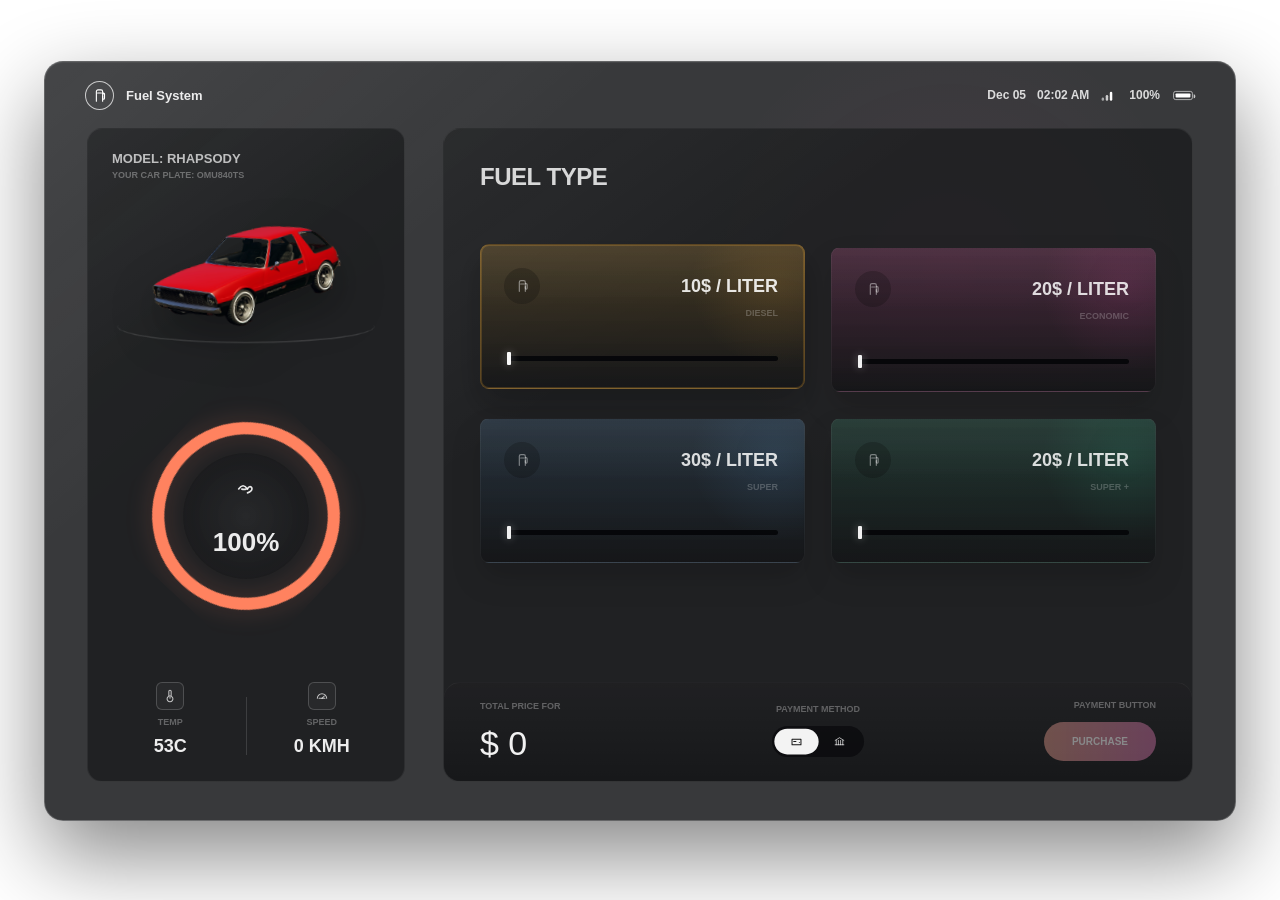
<file: html/preview-browser.html>
﻿<!doctype html>
<html lang="en">
    <head>
        <meta charset="UTF-8" />
        <meta name="viewport" content="width=device-width, initial-scale=1.0" />
        <link rel="stylesheet" href="style.css" />
        <script type="module" src="translations.js"></script>
        <script type="module" src="app.js"></script>
        <title>QBCore Fuel</title>
    </head>
    <body>
        <main class="fuel-shell" aria-label="Fuel system purchase panel">
            <div class="fuel-window">
            <header class="fuel-topbar">
                <div class="brand-lockup">
                    <span class="brand-icon" aria-hidden="true">
                        <svg viewBox="0 0 24 24" focusable="false">
                            <path d="M7 21V5.5A2.5 2.5 0 0 1 9.5 3h5A2.5 2.5 0 0 1 17 5.5V21" />
                            <path d="M9 8h6" />
                            <path d="M17 8h1.3c.9 0 1.7.7 1.7 1.7v6.8c0 .8-.7 1.5-1.5 1.5S17 17.3 17 16.5V13" />
                            <path d="M20 10.5l-2-2" />
                        </svg>
                    </span>
                    <h1>Fuel System</h1>
                </div>
                <div class="system-status">
                    <span id="fuel-date">Nov. 15</span>
                    <span id="fuel-time">14:42 PM</span>
                    <span class="signal" aria-hidden="true"><i></i><i></i><i></i></span>
                    <span>100%</span>
                    <span class="battery" aria-hidden="true"></span>
                </div>
            </header>

            <section class="fuel-layout">
                <aside class="vehicle-panel" aria-label="Vehicle fuel status">
                    <div class="vehicle-meta">
                        <p>MODEL: <strong id="vehicle-model">BALLER4</strong></p>
                        <span>YOUR CAR PLATE: <strong id="vehicle-plate">45WDM340</strong></span>
                    </div>

                    <div class="vehicle-stage" aria-hidden="true">
                        <img id="vehicle-image" class="vehicle-image" src="assets/vehicles/baller4.png" alt="" />
                        <div class="stage-arc"></div>
                    </div>

                    <div class="gauge-wrap">
                        <div class="fuel-gauge progress" data-value="0" data-max="100" data-min="0" role="progressbar" aria-valuemin="0" aria-valuemax="100" aria-valuenow="0">
                            <svg viewBox="0 0 140 140" focusable="false">
                                <circle class="gauge-track" cx="70" cy="70" r="58"></circle>
                                <circle class="gauge-fill" cx="70" cy="70" r="58"></circle>
                            </svg>
                            <div class="gauge-center">
                                <svg viewBox="0 0 24 24" aria-hidden="true" focusable="false">
                                    <path d="M4 13c3.2-4.6 6.4-4.6 9.6 0" />
                                    <path d="M13.6 13c.7-1.4 1.5-2.2 2.4-2.4 1.4-.2 2.5.9 2.5 2.3 0 2-2 3.5-4.9 4.4" />
                                    <path d="M7.5 13.2c1.5.5 3 .5 4.5 0" />
                                </svg>
                                <strong id="fuel-percent">0%</strong>
                            </div>
                        </div>
                    </div>

                    <div class="vehicle-stats">
                        <div class="stat">
                            <span class="stat-icon" aria-hidden="true">
                                <svg viewBox="0 0 24 24" focusable="false">
                                    <path d="M14 4a2 2 0 0 0-4 0v8.3a5 5 0 1 0 4 0V4z" />
                                    <path d="M12 16v-5" />
                                </svg>
                            </span>
                            <small>TEMP</small>
                            <strong><span id="engine-temp">96</span>C</strong>
                        </div>
                        <span class="stat-divider" aria-hidden="true"></span>
                        <div class="stat">
                            <span class="stat-icon" aria-hidden="true">
                                <svg viewBox="0 0 24 24" focusable="false">
                                    <path d="M4 16a8 8 0 1 1 16 0" />
                                    <path d="M12 16l4-4" />
                                    <path d="M7 16h10" />
                                </svg>
                            </span>
                            <small>SPEED</small>
                            <strong><span id="vehicle-speed">135</span> KMH</strong>
                        </div>
                    </div>
                </aside>

                <section class="purchase-panel" aria-label="Fuel purchase controls">
                    <h2>FUEL TYPE</h2>

                    <form aria-label="Fuel purchase form">
                        <div class="fuel-grid" role="radiogroup" aria-label="Fuel type and amount presets">
                            <button class="fuel-card active" type="button" data-fuel-type="diesel" data-price-multiplier="1" data-fill="70">
                                <span class="card-icon" aria-hidden="true">
                                    <svg viewBox="0 0 24 24" focusable="false">
                                        <path d="M8 20V6.5A2.5 2.5 0 0 1 10.5 4h4A2.5 2.5 0 0 1 17 6.5V20" />
                                        <path d="M10 9h5" />
                                        <path d="M17 8.5h1.2c.8 0 1.5.7 1.5 1.5v5.5c0 .7-.6 1.3-1.3 1.3S17 16.2 17 15.5V13" />
                                    </svg>
                                </span>
                                <span class="price"><span data-rate>10</span>$ / LITER</span>
                                <span class="type">DIESEL</span>
                                <span class="fuel-slider"><i></i></span>
                            </button>

                            <button class="fuel-card economic" type="button" data-fuel-type="economic" data-price-multiplier="2" data-fill="38">
                                <span class="card-icon" aria-hidden="true">
                                    <svg viewBox="0 0 24 24" focusable="false">
                                        <path d="M8 20V6.5A2.5 2.5 0 0 1 10.5 4h4A2.5 2.5 0 0 1 17 6.5V20" />
                                        <path d="M10 9h5" />
                                        <path d="M17 8.5h1.2c.8 0 1.5.7 1.5 1.5v5.5c0 .7-.6 1.3-1.3 1.3S17 16.2 17 15.5V13" />
                                    </svg>
                                </span>
                                <span class="price"><span data-rate>20</span>$ / LITER</span>
                                <span class="type">ECONOMIC</span>
                                <span class="fuel-slider"><i></i></span>
                            </button>

                            <button class="fuel-card super" type="button" data-fuel-type="super" data-price-multiplier="3" data-fill="52">
                                <span class="card-icon" aria-hidden="true">
                                    <svg viewBox="0 0 24 24" focusable="false">
                                        <path d="M8 20V6.5A2.5 2.5 0 0 1 10.5 4h4A2.5 2.5 0 0 1 17 6.5V20" />
                                        <path d="M10 9h5" />
                                        <path d="M17 8.5h1.2c.8 0 1.5.7 1.5 1.5v5.5c0 .7-.6 1.3-1.3 1.3S17 16.2 17 15.5V13" />
                                    </svg>
                                </span>
                                <span class="price"><span data-rate>30</span>$ / LITER</span>
                                <span class="type">SUPER</span>
                                <span class="fuel-slider"><i></i></span>
                            </button>

                            <button class="fuel-card super-plus" type="button" data-fuel-type="super-plus" data-price-multiplier="2" data-fill="44">
                                <span class="card-icon" aria-hidden="true">
                                    <svg viewBox="0 0 24 24" focusable="false">
                                        <path d="M8 20V6.5A2.5 2.5 0 0 1 10.5 4h4A2.5 2.5 0 0 1 17 6.5V20" />
                                        <path d="M10 9h5" />
                                        <path d="M17 8.5h1.2c.8 0 1.5.7 1.5 1.5v5.5c0 .7-.6 1.3-1.3 1.3S17 16.2 17 15.5V13" />
                                    </svg>
                                </span>
                                <span class="price"><span data-rate>20</span>$ / LITER</span>
                                <span class="type">SUPER +</span>
                                <span class="fuel-slider"><i></i></span>
                            </button>
                        </div>

                        <div class="manual-controls">
                            <label for="liter">Liters</label>
                            <input min="0" max="50" step="1" type="number" id="liter" name="liter" value="0" placeholder="0" />
                            <label for="price">Price</label>
                            <input min="0" step="1" type="number" id="price" name="price" value="0" placeholder="0" />
                        </div>

                        <footer class="payment-bar">
                            <div class="total-box">
                                <small>TOTAL PRICE FOR</small>
                                <strong>$ <span id="total-price">0</span></strong>
                            </div>
                            <div class="payment-method">
                                <small>PAYMENT METHOD</small>
                                <div class="method-toggle" aria-label="Payment method">
                                    <button type="button" class="method active" data-method="cash" aria-label="Cash payment">
                                        <svg viewBox="0 0 24 24" focusable="false">
                                            <path d="M4 8h16v10H4z" />
                                            <path d="M7 12h4" />
                                            <path d="M17 14h.01" />
                                        </svg>
                                    </button>
                                    <button type="button" class="method" data-method="bank" aria-label="Bank payment">
                                        <svg viewBox="0 0 24 24" focusable="false">
                                            <path d="M4 10l8-5 8 5" />
                                            <path d="M6 10v8" />
                                            <path d="M10 10v8" />
                                            <path d="M14 10v8" />
                                            <path d="M18 10v8" />
                                            <path d="M4 18h16" />
                                        </svg>
                                    </button>
                                </div>
                            </div>
                            <div class="purchase-box">
                                <small>PAYMENT BUTTON</small>
                                <button class="purchase-button" type="submit">PURCHASE</button>
                            </div>
                        </footer>
                    </form>
                </section>
            </section>
            </div>
        </main>
            <script type="module">
            setTimeout(() => {
                window.postMessage({
                    action: "show",
                    price: 10,
                    fuelTypes: { diesel: 1, economic: 2, super: 3, "super-plus": 2 },
                    currentFuel: 100,
                    vehicle: { model: "RHAPSODY", imageModel: "rhapsody", plate: "OMU840TS", speed: 0, engineTemperature: 53 }
                }, "*");
            }, 450);
        </script>
    </body>
</html>
</file>
<file: html/style.css>
:root {
    --bg: #08090b;
    --panel: rgba(18, 19, 22, 0.96);
    --panel-soft: rgba(24, 25, 29, 0.92);
    --panel-deep: rgba(11, 12, 15, 0.88);
    --line: rgba(255, 255, 255, 0.07);
    --line-strong: rgba(255, 255, 255, 0.13);
    --text: #f3f1ef;
    --muted: #777981;
    --soft: #bfc0c5;
    --orange: #ffb236;
    --coral: #ff7d60;
    --pink: #ff4fb6;
    --blue: #67b7ff;
    --teal: #35d2a0;
    --shadow: 0 26px 70px rgba(0, 0, 0, 0.58);
    --font: "Geist", "Segoe UI", Arial, sans-serif;
}

*,
*::before,
*::after {
    box-sizing: border-box;
    margin: 0;
    padding: 0;
}

html,
body {
    width: 100%;
    height: 100%;
    overflow: hidden;
}

body {
    font-family: var(--font);
    color: var(--text);
    background: transparent;
    display: none;
    user-select: none;
}

button,
input {
    font: inherit;
}

button {
    border: 0;
}

svg {
    display: block;
    width: 100%;
    height: 100%;
    fill: none;
    stroke: currentColor;
    stroke-linecap: round;
    stroke-linejoin: round;
    stroke-width: 1.8;
}

body[style*="block"] .fuel-shell {
    animation: shellIn 340ms cubic-bezier(0.2, 0.8, 0.2, 1) both;
}

.fuel-shell {
    position: absolute;
    inset: 0;
    width: 100vw;
    height: 100vh;
    padding: 32px 48px 36px;
    background:
        radial-gradient(circle at 18% 22%, rgba(255, 126, 96, 0.1), transparent 34%),
        radial-gradient(circle at 86% 26%, rgba(255, 79, 182, 0.08), transparent 31%),
        linear-gradient(135deg, rgba(6, 7, 9, 0.96), rgba(13, 14, 17, 0.9));
    overflow: hidden;
}

.fuel-shell::before {
    content: "";
    position: absolute;
    inset: 0;
    pointer-events: none;
    background-image:
        linear-gradient(rgba(255, 255, 255, 0.024) 1px, transparent 1px),
        linear-gradient(90deg, rgba(255, 255, 255, 0.018) 1px, transparent 1px);
    background-size: 80px 80px;
    mask-image: radial-gradient(circle at center, black, transparent 72%);
    opacity: 0.45;
}

.fuel-shell::after {
    content: "";
    position: absolute;
    inset: 0;
    pointer-events: none;
    background: repeating-radial-gradient(circle at 50% 50%, rgba(255, 255, 255, 0.025) 0 1px, transparent 1px 4px);
    opacity: 0.16;
    mix-blend-mode: overlay;
}

.fuel-topbar,
.fuel-layout {
    position: relative;
    z-index: 1;
}

.fuel-topbar {
    height: 42px;
    display: flex;
    align-items: center;
    justify-content: space-between;
    margin-bottom: 26px;
}

.brand-lockup,
.system-status {
    display: flex;
    align-items: center;
}

.brand-lockup {
    gap: 14px;
}

.brand-icon {
    width: 30px;
    height: 30px;
    display: grid;
    place-items: center;
    border: 1px solid rgba(255, 255, 255, 0.42);
    border-radius: 50%;
    color: #fff;
    background: rgba(255, 255, 255, 0.04);
}

.brand-icon svg {
    width: 17px;
    height: 17px;
}

.brand-lockup h1 {
    font-size: 14px;
    line-height: 1;
    font-weight: 700;
    letter-spacing: 0;
}

.system-status {
    gap: 13px;
    color: rgba(255, 255, 255, 0.86);
    font-size: 13px;
    font-weight: 700;
}

.signal {
    display: inline-flex;
    align-items: end;
    gap: 2px;
    width: 18px;
    height: 13px;
}

.signal i {
    display: block;
    width: 3px;
    background: #fff;
    border-radius: 2px;
}

.signal i:nth-child(1) {
    height: 4px;
    opacity: 0.55;
}

.signal i:nth-child(2) {
    height: 7px;
    opacity: 0.75;
}

.signal i:nth-child(3) {
    height: 11px;
}

.battery {
    position: relative;
    width: 24px;
    height: 11px;
    border: 1px solid rgba(255, 255, 255, 0.72);
    border-radius: 3px;
}

.battery::before {
    content: "";
    position: absolute;
    inset: 2px;
    border-radius: 1px;
    background: #fff;
}

.battery::after {
    content: "";
    position: absolute;
    right: -4px;
    top: 3px;
    width: 2px;
    height: 5px;
    border-radius: 0 2px 2px 0;
    background: rgba(255, 255, 255, 0.72);
}

.fuel-layout {
    width: min(1120px, calc(100vw - 96px));
    height: min(628px, calc(100vh - 116px));
    margin-left: 30px;
    display: grid;
    grid-template-columns: 340px 1fr;
    gap: 34px;
}

.vehicle-panel,
.purchase-panel,
.payment-bar {
    background:
        linear-gradient(145deg, rgba(255, 255, 255, 0.04), transparent 28%),
        var(--panel);
    border: 1px solid var(--line);
    box-shadow: var(--shadow);
}

.vehicle-panel {
    min-height: 100%;
    border-radius: 21px;
    padding: 22px 22px 26px;
    display: grid;
    grid-template-rows: auto 164px 1fr auto;
    overflow: hidden;
}

.vehicle-meta p {
    color: #e8e8eb;
    font-size: 14px;
    line-height: 1;
    font-weight: 800;
}

.vehicle-meta span {
    display: block;
    margin-top: 6px;
    color: rgba(255, 255, 255, 0.38);
    font-size: 9px;
    font-weight: 800;
}

.vehicle-stage {
    position: relative;
    margin: 8px 0 4px;
    display: grid;
    place-items: center;
    isolation: isolate;
}

.stage-arc {
    position: absolute;
    left: 22px;
    right: 22px;
    bottom: 12px;
    height: 56px;
    border-bottom: 2px solid rgba(255, 255, 255, 0.18);
    border-radius: 0 0 50% 50%;
    transform: perspective(220px) rotateX(48deg);
}

.vehicle-image {
    position: relative;
    z-index: 1;
    width: 218px;
    height: 118px;
    object-fit: contain;
    transform: perspective(260px) rotateX(2deg) rotateZ(-5deg);
    filter: drop-shadow(0 24px 24px rgba(0, 0, 0, 0.62));
    opacity: 0;
    transition: opacity 180ms ease, transform 260ms ease;
}

.vehicle-image.is-loaded {
    opacity: 1;
}

.gauge-wrap {
    display: grid;
    place-items: center;
}

.fuel-gauge {
    position: relative;
    width: 194px;
    height: 194px;
    display: grid;
    place-items: center;
}

.fuel-gauge svg {
    position: absolute;
    inset: 0;
    transform: rotate(133deg);
}

.gauge-track,
.gauge-fill {
    fill: none;
    stroke-width: 9;
}

.gauge-track {
    stroke: rgba(255, 255, 255, 0.055);
}

.gauge-fill {
    --dash: 364.4;
    stroke: var(--coral);
    stroke-dasharray: var(--dash);
    stroke-dashoffset: var(--dash);
    transition: stroke-dashoffset 420ms ease, filter 420ms ease;
    filter: drop-shadow(0 0 10px rgba(255, 125, 96, 0.24));
}

.gauge-center {
    position: relative;
    z-index: 2;
    width: 112px;
    height: 112px;
    display: grid;
    place-items: center;
    border-radius: 50%;
    background: radial-gradient(circle at center, rgba(255, 255, 255, 0.03), rgba(7, 8, 10, 0.42));
}

.gauge-center svg {
    position: static;
    width: 38px;
    height: 26px;
    transform: none;
    color: rgba(255, 255, 255, 0.9);
}

.gauge-center strong {
    margin-top: -22px;
    font-size: 25px;
    line-height: 1;
    font-weight: 800;
}

.vehicle-stats {
    display: grid;
    grid-template-columns: 1fr 1px 1fr;
    align-items: end;
    gap: 20px;
    margin-top: 12px;
}

.stat {
    min-width: 0;
    text-align: center;
}

.stat-icon {
    width: 31px;
    height: 31px;
    margin: 0 auto 8px;
    display: grid;
    place-items: center;
    color: rgba(255, 255, 255, 0.86);
    border: 1px solid rgba(255, 255, 255, 0.18);
    border-radius: 8px;
    background: rgba(255, 255, 255, 0.035);
}

.stat-icon svg {
    width: 17px;
    height: 17px;
}

.stat small,
.payment-bar small {
    display: block;
    color: rgba(255, 255, 255, 0.32);
    font-size: 9px;
    line-height: 1;
    font-weight: 800;
}

.stat strong {
    display: block;
    margin-top: 11px;
    color: rgba(255, 255, 255, 0.92);
    font-size: 18px;
    line-height: 1;
    font-weight: 800;
}

.stat-divider {
    display: block;
    height: 66px;
    background: rgba(255, 255, 255, 0.13);
}

.purchase-panel {
    min-width: 0;
    border-radius: 23px;
    padding: 35px 34px 0;
    display: grid;
    grid-template-rows: auto 1fr;
    overflow: hidden;
}

.purchase-panel h2 {
    color: rgba(255, 255, 255, 0.88);
    font-size: 25px;
    line-height: 1;
    font-weight: 850;
    letter-spacing: -0.02em;
}

form {
    min-height: 0;
    display: grid;
    grid-template-rows: 1fr auto;
    gap: 22px;
}

.fuel-grid {
    align-self: center;
    display: grid;
    grid-template-columns: repeat(2, minmax(0, 1fr));
    grid-auto-flow: dense;
    gap: 24px;
    padding: 22px 0 18px;
}

.fuel-card {
    --accent: var(--orange);
    --accent-rgb: 255, 178, 54;
    --tint: rgba(255, 178, 54, 0.16);
    position: relative;
    min-height: 158px;
    padding: 29px 28px 23px;
    color: var(--text);
    text-align: right;
    cursor: pointer;
    border-radius: 12px;
    border: 1px solid rgba(255, 255, 255, 0.055);
    background:
        linear-gradient(180deg, rgba(255, 255, 255, 0.035), transparent 44%),
        linear-gradient(180deg, var(--tint), rgba(10, 11, 14, 0.78));
    box-shadow: 0 18px 45px rgba(0, 0, 0, 0.24);
    overflow: hidden;
    transition: transform 220ms ease, border-color 220ms ease, filter 220ms ease;
}

.fuel-card:hover,
.fuel-card.active {
    transform: translateY(-3px);
    border-color: rgba(var(--accent-rgb), 0.48);
    filter: brightness(1.09);
}

.fuel-card::before {
    content: "";
    position: absolute;
    inset: -40% -20% auto auto;
    width: 190px;
    height: 190px;
    border-radius: 50%;
    background: radial-gradient(circle, rgba(var(--accent-rgb), 0.32), transparent 62%);
    opacity: 0.55;
}

.fuel-card.economic {
    --accent: var(--pink);
    --accent-rgb: 255, 79, 182;
    --tint: rgba(255, 79, 182, 0.16);
}

.fuel-card.super {
    --accent: var(--blue);
    --accent-rgb: 103, 183, 255;
    --tint: rgba(103, 183, 255, 0.15);
}

.fuel-card.super-plus {
    --accent: var(--teal);
    --accent-rgb: 53, 210, 160;
    --tint: rgba(53, 210, 160, 0.16);
}

.card-icon {
    position: absolute;
    top: 26px;
    left: 27px;
    width: 42px;
    height: 42px;
    display: grid;
    place-items: center;
    color: rgba(255, 255, 255, 0.58);
    border-radius: 50%;
    background: rgba(10, 11, 14, 0.22);
}

.card-icon svg {
    width: 20px;
    height: 20px;
}

.price {
    position: relative;
    display: block;
    color: rgba(255, 255, 255, 0.9);
    font-size: 19px;
    line-height: 1;
    font-weight: 900;
}

.type {
    position: relative;
    display: block;
    margin-top: 11px;
    color: rgba(255, 255, 255, 0.26);
    font-size: 10px;
    line-height: 1;
    font-weight: 850;
}

.fuel-slider {
    position: absolute;
    left: 28px;
    right: 28px;
    bottom: 26px;
    height: 7px;
    border-radius: 10px;
    background: rgba(4, 5, 7, 0.75);
    overflow: hidden;
}

.fuel-slider i {
    display: block;
    width: var(--fill, 58%);
    height: 100%;
    border-radius: inherit;
    background: linear-gradient(90deg, var(--accent), rgba(var(--accent-rgb), 0.66));
    box-shadow: 0 0 18px rgba(var(--accent-rgb), 0.48);
    transition: width 280ms ease;
}

.fuel-slider::after {
    content: "";
    position: absolute;
    top: -4px;
    left: calc(var(--fill, 58%) - 3px);
    width: 5px;
    height: 15px;
    border-radius: 4px;
    background: #fff;
    box-shadow: 0 0 8px rgba(255, 255, 255, 0.35);
}

.manual-controls {
    position: absolute;
    width: 1px;
    height: 1px;
    overflow: hidden;
    clip: rect(0 0 0 0);
    white-space: nowrap;
}

.payment-bar {
    display: grid;
    grid-template-columns: 1fr 1fr 1fr;
    align-items: center;
    min-height: 112px;
    margin: 0 -34px;
    padding: 20px 34px;
    border-right: 0;
    border-bottom: 0;
    border-left: 0;
    border-radius: 23px 23px 0 0;
    background:
        linear-gradient(180deg, rgba(255, 255, 255, 0.025), transparent),
        rgba(15, 16, 19, 0.94);
}

.total-box strong {
    display: block;
    margin-top: 19px;
    color: #fff;
    font-size: 36px;
    line-height: 1;
    font-weight: 500;
    letter-spacing: 0;
}

.payment-method {
    text-align: center;
}

.method-toggle {
    margin: 18px auto 0;
    width: 112px;
    height: 38px;
    padding: 4px;
    display: grid;
    grid-template-columns: 1fr 1fr;
    align-items: center;
    border-radius: 100px;
    background: rgba(0, 0, 0, 0.32);
}

.method {
    height: 30px;
    display: grid;
    place-items: center;
    color: rgba(255, 255, 255, 0.68);
    border-radius: 100px;
    background: transparent;
    cursor: pointer;
    transition: color 180ms ease, background 180ms ease, transform 180ms ease;
}

.method svg {
    width: 15px;
    height: 15px;
}

.method.active {
    color: #151515;
    background: #fff;
    transform: scale(1.03);
}

.purchase-box {
    text-align: right;
}

.purchase-button {
    min-width: 116px;
    height: 42px;
    margin-top: 17px;
    padding: 0 24px;
    color: #fff;
    font-size: 12px;
    font-weight: 900;
    border-radius: 100px;
    cursor: pointer;
    background: linear-gradient(90deg, var(--coral), var(--pink));
    box-shadow: 0 12px 28px rgba(255, 79, 182, 0.22);
    transition: transform 180ms ease, filter 180ms ease, box-shadow 180ms ease;
}

.purchase-button:hover:not(:disabled) {
    transform: translateY(-2px);
    filter: brightness(1.08);
    box-shadow: 0 17px 34px rgba(255, 79, 182, 0.3);
}

.purchase-button.loading {
    position: relative;
    color: transparent;
}

.purchase-button.loading::after {
    content: "";
    position: absolute;
    top: 50%;
    left: 50%;
    width: 16px;
    height: 16px;
    border: 2px solid rgba(255, 255, 255, 0.92);
    border-top-color: transparent;
    border-radius: 50%;
    transform: translate(-50%, -50%);
    animation: spin 800ms linear infinite;
}

.purchase-button:disabled {
    cursor: not-allowed;
    opacity: 0.45;
    filter: grayscale(0.5);
}

input:focus-visible,
button:focus-visible {
    outline: 2px solid rgba(255, 178, 54, 0.85);
    outline-offset: 3px;
}

@keyframes shellIn {
    from {
        opacity: 0;
        transform: translateY(18px) scale(0.985);
        filter: blur(8px);
    }
    to {
        opacity: 1;
        transform: translateY(0) scale(1);
        filter: blur(0);
    }
}

@keyframes spin {
    to {
        transform: translate(-50%, -50%) rotate(360deg);
    }
}

@media (max-width: 1180px), (max-height: 700px) {
    .fuel-shell {
        padding: 22px 32px 28px;
    }

    .fuel-layout {
        width: calc(100vw - 64px);
        height: calc(100vh - 92px);
        margin-left: 0;
        grid-template-columns: 300px 1fr;
        gap: 24px;
    }

    .vehicle-panel {
        grid-template-rows: auto 134px 1fr auto;
    }

    .fuel-gauge {
        width: 164px;
        height: 164px;
    }

    .fuel-grid {
        gap: 18px;
    }

    .fuel-card {
        min-height: 136px;
        padding: 24px 23px 21px;
    }

    .payment-bar {
        min-height: 96px;
    }
}

/* Reference-match pass: keep this NUI close to the supplied fuel-system screenshots. */
:root {
    --bg: #090a0c;
    --panel: rgba(18, 19, 21, 0.92);
    --panel-soft: rgba(22, 23, 25, 0.9);
    --panel-deep: rgba(12, 13, 15, 0.9);
    --line: rgba(255, 255, 255, 0.045);
    --line-strong: rgba(255, 255, 255, 0.1);
    --text: #eeeeef;
    --muted: #686a70;
    --soft: #bbbcc1;
    --orange: #d99a21;
    --coral: #ff825f;
    --pink: #f24da7;
    --blue: #4c8fc6;
    --teal: #2a9d76;
    --shadow: 0 26px 70px rgba(0, 0, 0, 0.42);
}

body[style*="block"] .fuel-shell {
    animation-duration: 260ms;
}

.fuel-shell {
    padding: 28px 48px 30px;
    background:
        radial-gradient(circle at 22% 20%, rgba(0, 0, 0, 0.22), transparent 36%),
        radial-gradient(circle at 72% 18%, rgba(242, 77, 167, 0.025), transparent 34%),
        linear-gradient(135deg, rgba(0, 0, 0, 0.22), rgba(0, 0, 0, 0.08));
}

.fuel-shell::before {
    background-image: linear-gradient(115deg, rgba(255, 255, 255, 0.012), transparent 32%, rgba(255, 255, 255, 0.006));
    background-size: 100% 100%;
    opacity: 0.18;
}

.fuel-shell::after {
    opacity: 0.035;
}

.fuel-topbar {
    height: 30px;
    margin-bottom: 30px;
}

.brand-lockup {
    gap: 13px;
}

.brand-icon {
    width: 24px;
    height: 24px;
    background: rgba(255, 255, 255, 0.025);
}

.brand-icon svg {
    width: 14px;
    height: 14px;
}

.brand-lockup h1 {
    font-size: 12px;
}

.system-status {
    gap: 10px;
    color: rgba(255, 255, 255, 0.82);
    font-size: 11px;
}

.signal {
    transform: scale(0.82);
    transform-origin: center;
}

.battery {
    transform: scale(0.82);
    transform-origin: center;
}

.fuel-layout {
    width: min(1130px, calc(100vw - 96px));
    height: min(600px, calc(100vh - 96px));
    margin-left: 0;
    grid-template-columns: 320px 1fr;
    gap: 30px;
}

.vehicle-panel,
.purchase-panel,
.payment-bar {
    background:
        linear-gradient(145deg, rgba(255, 255, 255, 0.025), transparent 28%),
        var(--panel);
    border-color: var(--line);
}

.vehicle-panel {
    border-radius: 16px;
    padding: 19px 20px 22px;
    grid-template-rows: auto 154px 1fr auto;
}

.vehicle-meta p {
    color: rgba(255, 255, 255, 0.78);
    font-size: 12px;
}

.vehicle-meta span {
    margin-top: 5px;
    color: rgba(255, 255, 255, 0.28);
    font-size: 8px;
}

.stage-arc {
    bottom: 8px;
    height: 50px;
    border-bottom-color: rgba(255, 255, 255, 0.17);
}

.vehicle-image {
    width: 205px;
    height: 110px;
    filter: drop-shadow(0 21px 18px rgba(0, 0, 0, 0.56));
}

.fuel-gauge {
    width: 178px;
    height: 178px;
}

.gauge-track,
.gauge-fill {
    stroke-width: 8;
}

.gauge-track {
    stroke: rgba(255, 255, 255, 0.045);
}

.gauge-fill {
    filter: drop-shadow(0 0 8px rgba(255, 125, 96, 0.2));
}

.gauge-center {
    width: 104px;
    height: 104px;
}

.gauge-center svg {
    width: 30px;
    height: 22px;
}

.gauge-center strong {
    margin-top: -18px;
    font-size: 22px;
}

.vehicle-stats {
    gap: 18px;
    margin-top: 8px;
}

.stat-icon {
    width: 26px;
    height: 26px;
    margin-bottom: 8px;
    border-radius: 6px;
}

.stat-icon svg {
    width: 14px;
    height: 14px;
}

.stat small,
.payment-bar small {
    color: rgba(255, 255, 255, 0.25);
    font-size: 8px;
}

.stat strong {
    margin-top: 10px;
    font-size: 16px;
}

.stat-divider {
    height: 58px;
}

.purchase-panel {
    border-radius: 18px;
    padding: 30px 32px 0;
}

.purchase-panel h2 {
    color: rgba(255, 255, 255, 0.78);
    font-size: 21px;
}

form {
    gap: 16px;
}

.fuel-grid {
    gap: 22px;
    padding: 19px 0 14px;
}

.fuel-card {
    min-height: 136px;
    padding: 25px 24px 21px;
    border-radius: 9px;
    border-color: rgba(255, 255, 255, 0.035);
    background:
        linear-gradient(180deg, rgba(255, 255, 255, 0.018), transparent 42%),
        linear-gradient(180deg, var(--tint), rgba(10, 11, 14, 0.82));
    box-shadow: 0 16px 34px rgba(0, 0, 0, 0.18);
}

.fuel-card:hover,
.fuel-card.active {
    border-color: rgba(var(--accent-rgb), 0.3);
    filter: brightness(1.04);
}

.fuel-card::before {
    opacity: 0.32;
}

.fuel-card {
    --tint: rgba(217, 154, 33, 0.13);
}

.fuel-card.economic {
    --tint: rgba(242, 77, 167, 0.13);
}

.fuel-card.super {
    --tint: rgba(76, 143, 198, 0.12);
}

.fuel-card.super-plus {
    --tint: rgba(42, 157, 118, 0.14);
}

.card-icon {
    top: 22px;
    left: 21px;
    width: 34px;
    height: 34px;
    color: rgba(255, 255, 255, 0.38);
    background: rgba(8, 9, 11, 0.26);
}

.card-icon svg {
    width: 16px;
    height: 16px;
}

.price {
    color: rgba(255, 255, 255, 0.82);
    font-size: 16px;
}

.type {
    margin-top: 9px;
    color: rgba(255, 255, 255, 0.22);
    font-size: 8px;
}

.fuel-slider {
    left: 24px;
    right: 24px;
    bottom: 21px;
    height: 5px;
    background: rgba(4, 5, 7, 0.82);
}

.fuel-slider i {
    box-shadow: 0 0 12px rgba(var(--accent-rgb), 0.28);
}

.fuel-slider::after {
    width: 4px;
    height: 13px;
}

.payment-bar {
    min-height: 92px;
    margin: 0 -32px;
    padding: 17px 32px;
    border-radius: 18px 18px 0 0;
    background:
        linear-gradient(180deg, rgba(255, 255, 255, 0.02), transparent),
        rgba(15, 16, 18, 0.92);
}

.total-box strong {
    margin-top: 16px;
    font-size: 32px;
}

.method-toggle {
    width: 94px;
    height: 32px;
    margin-top: 14px;
    padding: 3px;
}

.method {
    height: 26px;
}

.method svg {
    width: 13px;
    height: 13px;
}

.purchase-button {
    min-width: 104px;
    height: 36px;
    margin-top: 14px;
    padding: 0 20px;
    font-size: 10px;
    box-shadow: 0 10px 24px rgba(255, 79, 182, 0.16);
}

.fuel-shell {
    display: grid;
    grid-template-rows: auto auto;
    align-content: center;
    justify-items: center;
    row-gap: 18px;
    padding: 0 48px;
    background:
        radial-gradient(ellipse at 50% 48%, rgba(8, 9, 12, 0.06) 0%, rgba(8, 9, 12, 0.18) 46%, rgba(8, 9, 12, 0.58) 100%),
        linear-gradient(90deg, rgba(0, 0, 0, 0.55), rgba(0, 0, 0, 0.08) 28%, rgba(0, 0, 0, 0.08) 70%, rgba(0, 0, 0, 0.5)),
        linear-gradient(180deg, rgba(0, 0, 0, 0.42), rgba(0, 0, 0, 0.04) 34%, rgba(0, 0, 0, 0.34));
    backdrop-filter: blur(1.8px) saturate(0.78);
    -webkit-backdrop-filter: blur(1.8px) saturate(0.78);
}

.fuel-shell::before {
    background:
        radial-gradient(circle at 34% 20%, rgba(255, 130, 95, 0.045), transparent 26%),
        radial-gradient(circle at 76% 28%, rgba(242, 77, 167, 0.04), transparent 28%),
        linear-gradient(115deg, rgba(255, 255, 255, 0.014), transparent 36%, rgba(255, 255, 255, 0.008));
    opacity: 0.45;
}

.fuel-shell::after {
    opacity: 0.055;
}

.fuel-topbar {
    width: min(1130px, calc(100vw - 96px));
    margin: 0 auto;
}

.fuel-layout {
    margin: 0 auto;
}

.fuel-slider {
    cursor: ew-resize;
    overflow: visible;
    touch-action: none;
}

.fuel-slider::before {
    content: "";
    position: absolute;
    inset: -11px 0;
}

.fuel-card:active {
    transform: translateY(-1px);
}

@media (max-width: 1180px), (max-height: 700px) {
    .fuel-shell {
        padding: 0 32px;
        row-gap: 14px;
    }

    .fuel-topbar {
        width: calc(100vw - 64px);
        margin: 0 auto;
    }

    .fuel-layout {
        margin: 0 auto;
    }
}

/* Reference-lock pass: single framed modal, matching the supplied fuel UI shot. */
.fuel-shell {
    display: grid;
    place-items: center;
    padding: 20px;
    background:
        radial-gradient(ellipse at 50% 50%, rgba(0, 0, 0, 0.03) 0%, rgba(0, 0, 0, 0.09) 48%, rgba(0, 0, 0, 0.25) 100%),
        linear-gradient(180deg, rgba(0, 0, 0, 0.07), rgba(0, 0, 0, 0.12));
    backdrop-filter: blur(0.35px) saturate(0.9);
    -webkit-backdrop-filter: blur(0.35px) saturate(0.9);
}

.fuel-shell::before {
    background:
        radial-gradient(circle at 31% 14%, rgba(255, 255, 255, 0.05), transparent 24%),
        radial-gradient(circle at 83% 24%, rgba(255, 79, 182, 0.035), transparent 26%),
        linear-gradient(116deg, rgba(255, 255, 255, 0.018), transparent 36%, rgba(255, 255, 255, 0.01));
    opacity: 0.5;
}

.fuel-shell::after {
    opacity: 0.045;
}

.fuel-window {
    position: relative;
    z-index: 1;
    width: min(1380px, calc(100vw - 88px));
    height: min(760px, calc(100vh - 60px));
    display: grid;
    grid-template-rows: 66px 1fr;
    overflow: hidden;
    border: 1px solid rgba(255, 255, 255, 0.22);
    border-radius: 19px;
    background:
        linear-gradient(140deg, rgba(255, 255, 255, 0.065), transparent 28%),
        radial-gradient(circle at 76% 28%, rgba(255, 79, 182, 0.055), transparent 24%),
        rgba(19, 20, 22, 0.84);
    box-shadow:
        inset 0 1px 0 rgba(255, 255, 255, 0.05),
        0 34px 86px rgba(0, 0, 0, 0.48);
}

.fuel-topbar {
    width: auto;
    height: 66px;
    margin: 0;
    padding: 0 40px;
}

.brand-lockup {
    gap: 12px;
}

.brand-icon {
    width: 29px;
    height: 29px;
    border-color: rgba(255, 255, 255, 0.72);
    background: rgba(255, 255, 255, 0.02);
}

.brand-icon svg {
    width: 15px;
    height: 15px;
}

.brand-lockup h1 {
    font-size: 13px;
    font-weight: 800;
    color: rgba(255, 255, 255, 0.9);
}

.system-status {
    gap: 11px;
    font-size: 12px;
}

.fuel-layout {
    width: auto;
    height: auto;
    min-height: 0;
    margin: 0;
    padding: 0 42px 38px;
    display: grid;
    grid-template-columns: 318px minmax(0, 1fr);
    gap: 38px;
}

.vehicle-panel,
.purchase-panel {
    min-height: 0;
    border: 1px solid rgba(255, 255, 255, 0.06);
    background:
        linear-gradient(145deg, rgba(255, 255, 255, 0.048), transparent 30%),
        rgba(24, 25, 27, 0.7);
    box-shadow: none;
}

.vehicle-panel {
    border-radius: 15px;
    padding: 23px 24px 26px;
    grid-template-rows: auto 178px minmax(205px, 1fr) auto;
}

.vehicle-meta p {
    font-size: 13px;
    color: rgba(255, 255, 255, 0.7);
}

.vehicle-meta span {
    font-size: 9px;
    color: rgba(255, 255, 255, 0.32);
}

.vehicle-stage {
    height: 178px;
    margin-top: 6px;
}

.vehicle-image {
    width: 232px;
    max-height: 122px;
    opacity: 1;
    filter: drop-shadow(0 18px 22px rgba(0, 0, 0, 0.34));
}

.stage-arc {
    left: 6px;
    right: 6px;
    bottom: 14px;
    opacity: 0.72;
}

.gauge-wrap {
    align-items: center;
}

.fuel-gauge {
    width: 212px;
    height: 212px;
}

.gauge-track,
.gauge-fill {
    stroke-width: 8;
}

.gauge-track {
    stroke: rgba(255, 255, 255, 0.045);
}

.gauge-center {
    width: 126px;
    height: 126px;
}

.gauge-center strong {
    margin-top: -18px;
    font-size: 26px;
    color: rgba(255, 255, 255, 0.92);
}

.vehicle-stats {
    margin-top: 8px;
    gap: 17px;
}

.stat-icon {
    width: 28px;
    height: 28px;
    border-radius: 6px;
    color: rgba(255, 255, 255, 0.72);
}

.stat small,
.payment-bar small {
    font-size: 9px;
    color: rgba(255, 255, 255, 0.3);
}

.stat strong {
    font-size: 18px;
}

.purchase-panel {
    border-radius: 17px;
    padding: 36px 36px 0;
    display: grid;
    grid-template-rows: 60px minmax(0, 1fr);
}

.purchase-panel h2 {
    font-size: 24px;
    font-weight: 850;
    letter-spacing: -0.02em;
    color: rgba(255, 255, 255, 0.82);
}

.purchase-panel form {
    min-height: 0;
    display: grid;
    grid-template-rows: minmax(0, 1fr) auto;
    gap: 16px;
}

.fuel-grid {
    align-self: start;
    height: auto;
    min-height: 0;
    padding: 22px 0 0;
    display: grid;
    grid-template-columns: repeat(2, minmax(0, 1fr));
    align-content: start;
    gap: 26px;
}

.fuel-card {
    --tint: rgba(217, 154, 33, 0.18);
    min-height: 145px;
    padding: 25px 26px 22px;
    border-radius: 9px;
    border-color: rgba(255, 255, 255, 0.052);
    background:
        linear-gradient(180deg, rgba(255, 255, 255, 0.035), transparent 44%),
        linear-gradient(180deg, var(--tint), rgba(17, 18, 20, 0.7));
    box-shadow: 0 16px 30px rgba(0, 0, 0, 0.16);
}

.fuel-card.economic {
    --tint: rgba(242, 77, 167, 0.18);
}

.fuel-card.super {
    --tint: rgba(76, 143, 198, 0.17);
}

.fuel-card.super-plus {
    --tint: rgba(42, 157, 118, 0.18);
}

.fuel-card.active,
.fuel-card:hover {
    border-color: rgba(var(--accent-rgb), 0.28);
    filter: brightness(1.04);
}

.fuel-card.active {
    box-shadow:
        inset 0 0 0 1px rgba(var(--accent-rgb), 0.18),
        0 16px 32px rgba(0, 0, 0, 0.2);
}

.card-icon {
    top: 23px;
    left: 23px;
    width: 36px;
    height: 36px;
    color: rgba(255, 255, 255, 0.42);
    background: rgba(9, 10, 12, 0.24);
}

.price {
    position: absolute;
    top: 32px;
    right: 26px;
    display: block;
    text-align: right;
    font-size: 18px;
    font-weight: 850;
    color: rgba(255, 255, 255, 0.84);
}

.type {
    position: absolute;
    top: 64px;
    right: 26px;
    display: block;
    margin-top: 0;
    text-align: right;
    font-size: 9px;
    color: rgba(255, 255, 255, 0.22);
}

.fuel-slider {
    left: 26px;
    right: 26px;
    bottom: 27px;
    height: 5px;
    border-radius: 20px;
    background: rgba(3, 4, 6, 0.86);
}

.fuel-slider::after {
    width: 4px;
    height: 13px;
    border-radius: 1px;
    background: rgba(255, 255, 255, 0.94);
}

.payment-bar {
    min-height: 96px;
    margin: 0 -36px;
    padding: 18px 36px 20px;
    border-radius: 16px 16px 0 0;
    border-color: rgba(255, 255, 255, 0.052);
    background:
        linear-gradient(180deg, rgba(255, 255, 255, 0.035), transparent),
        rgba(20, 21, 23, 0.66);
    box-shadow: none;
}

.total-box strong {
    margin-top: 15px;
    font-size: 34px;
    font-weight: 500;
    color: rgba(255, 255, 255, 0.94);
}

.method-toggle {
    width: 92px;
    height: 31px;
    margin-top: 12px;
    padding: 3px;
    background: rgba(5, 6, 8, 0.64);
}

.method {
    height: 25px;
}

.method.active {
    background: rgba(255, 255, 255, 0.95);
}

.purchase-button {
    min-width: 112px;
    height: 39px;
    margin-top: 12px;
    border-radius: 999px;
    font-size: 10px;
    font-weight: 850;
    background: linear-gradient(90deg, #ff8065 0%, #ff55b7 100%);
    box-shadow: none;
}

.purchase-button:disabled {
    opacity: 0.48;
}

@media (max-width: 1180px), (max-height: 720px) {
    .fuel-window {
        width: min(1050px, calc(100vw - 48px));
        height: min(620px, calc(100vh - 28px));
    }

    .fuel-layout {
        padding: 0 28px 28px;
        grid-template-columns: 250px minmax(0, 1fr);
        gap: 24px;
    }

    .vehicle-panel {
        grid-template-rows: auto 132px minmax(155px, 1fr) auto;
    }

    .fuel-gauge {
        width: 158px;
        height: 158px;
    }

    .fuel-card {
        min-height: 104px;
    }
}

/* Functional polish: no fullscreen black wash; fuel amount starts at 0. */
.fuel-shell {
    background: transparent;
    backdrop-filter: none;
    -webkit-backdrop-filter: none;
}

.fuel-shell::before,
.fuel-shell::after {
    display: none;
}

.fuel-slider i {
    width: var(--fill, 0%);
    transition: width 90ms linear;
}

.fuel-slider::after {
    left: clamp(0px, calc(var(--fill, 0%) - 2px), calc(100% - 4px));
    transition: left 90ms linear;
}
</file>
